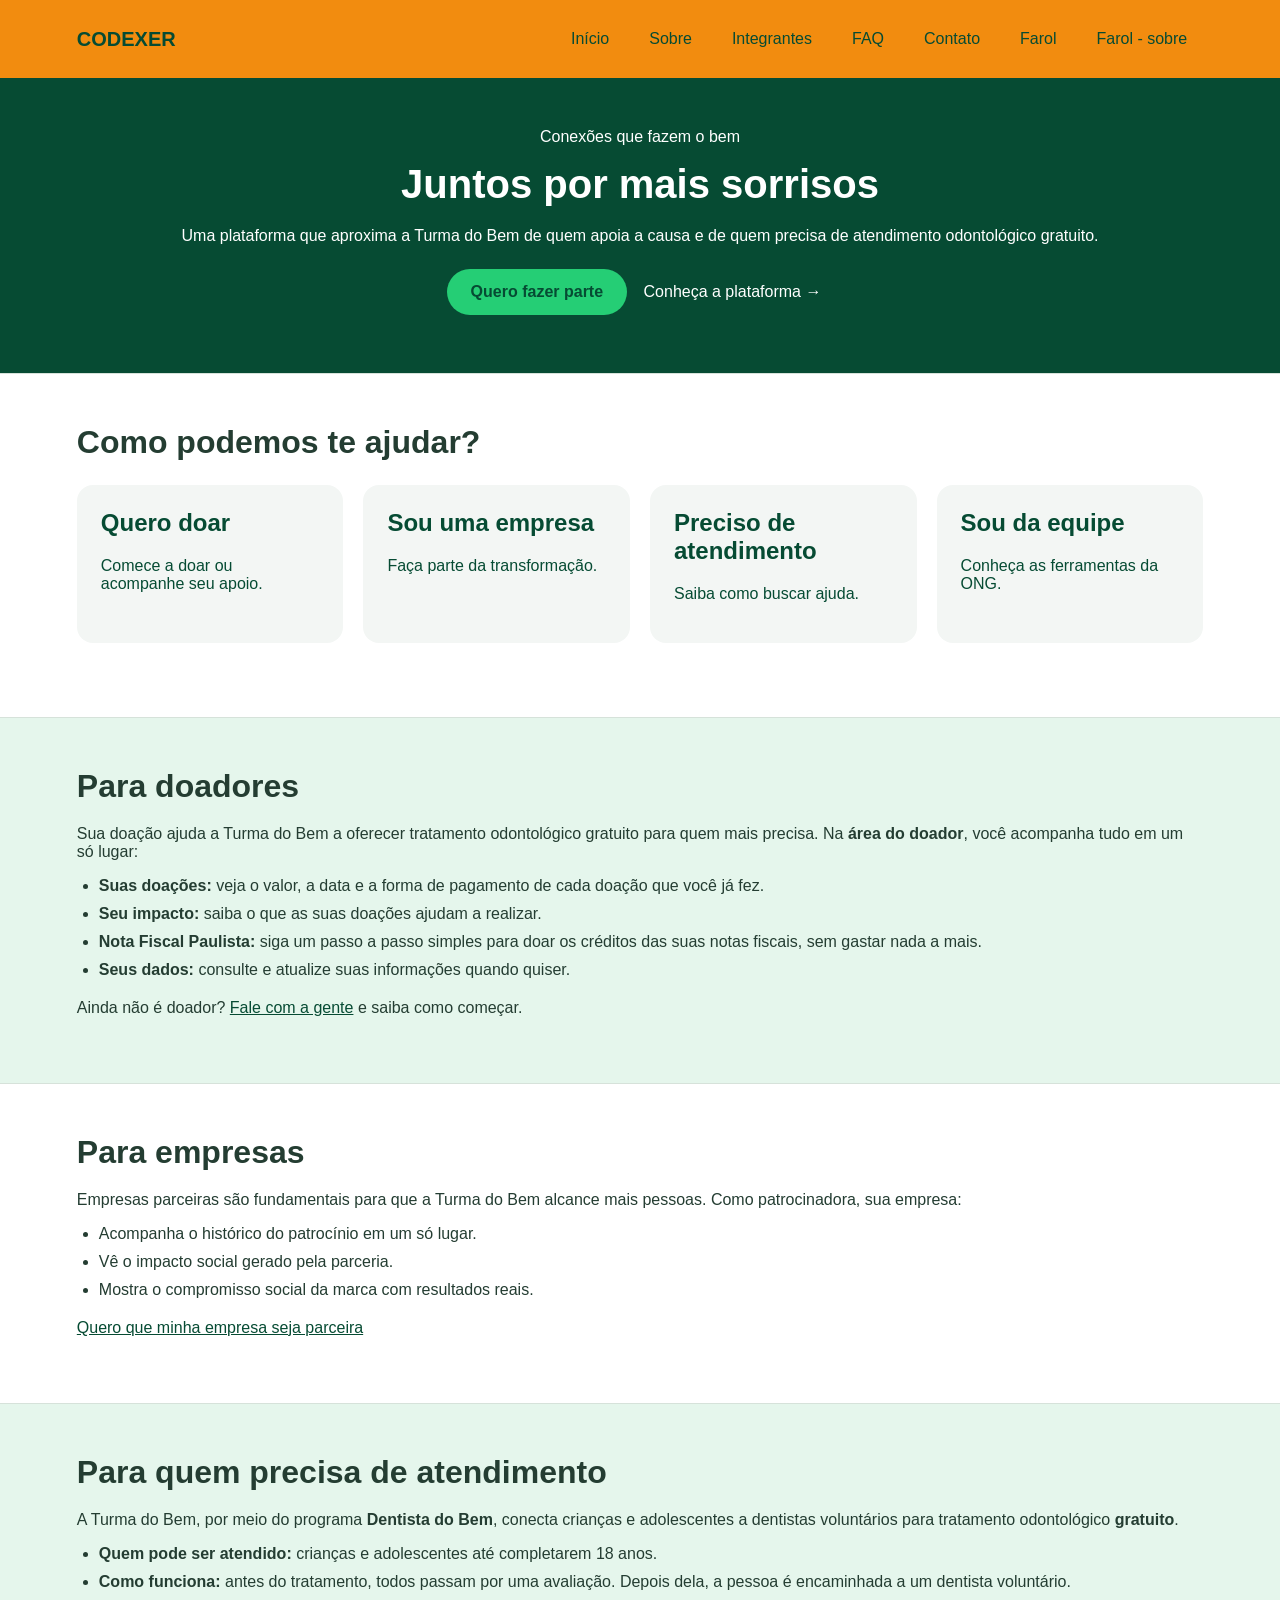
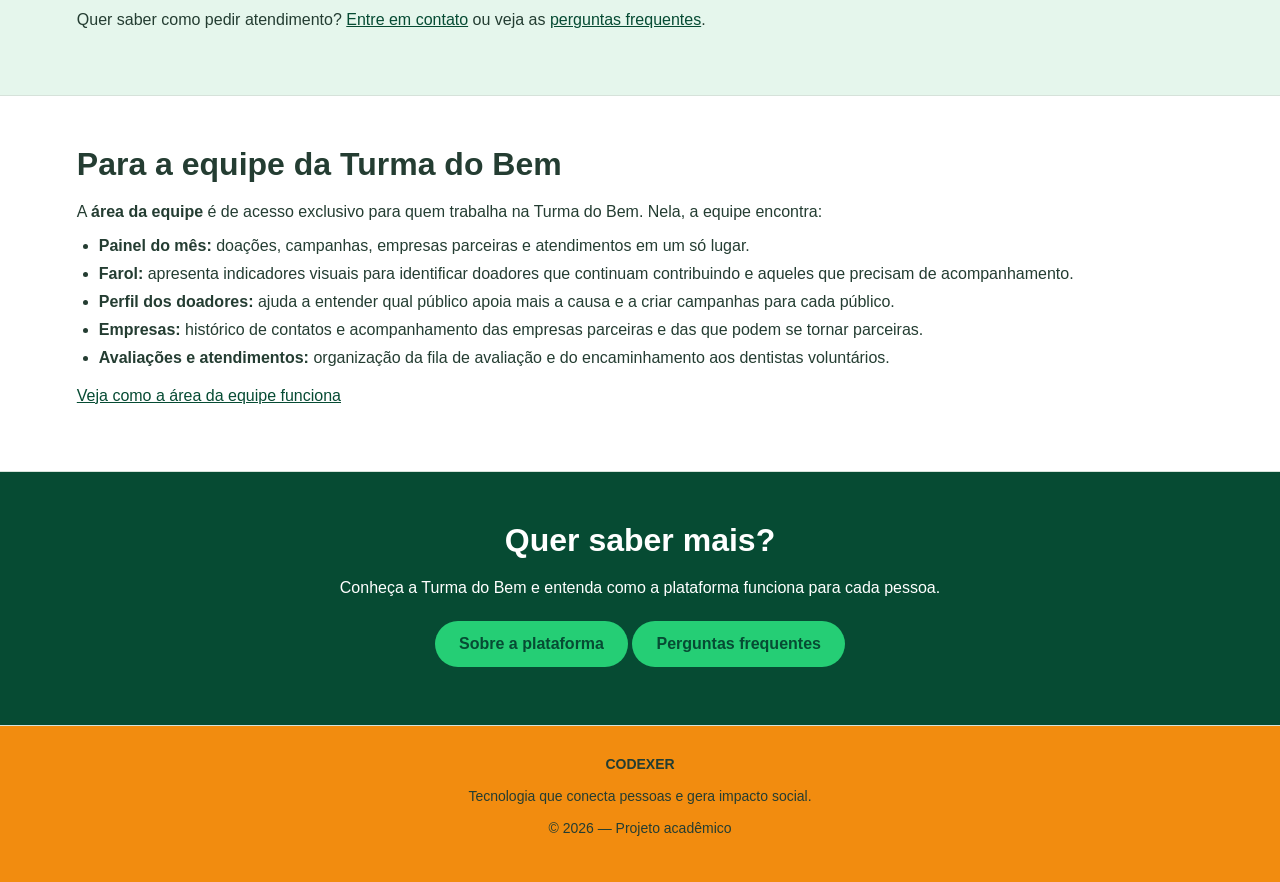
<file: index.html>
<!DOCTYPE html>
<html lang="pt-br">
    <head>
        <meta charset="UTF-8">
        <meta name="viewport" content="width=device-width, initial-scale=1.0">
        <link rel="stylesheet" href="css/style.css">
        <title>Início | CODEXER</title>
    </head>
    <body>
        <header>
            <a class="marca" href="index.html">CODEXER</a>
            <nav>
                <ul>
                    <!--Links de navegação para todas as páginas do projeto-->
                    <li><a href="index.html">Início</a></li>
                    <li><a href="sobre.html">Sobre</a></li>
                    <li><a href="integrantes.html">Integrantes</a></li>
                    <li><a href="faq.html">FAQ</a></li>
                    <li><a href="contato.html">Contato</a></li>
                    <li><a href="farol.html">Farol</a></li>
                    <li><a href="funcionamento-farol.html">Farol - sobre</a></li>
                </ul>
            </nav>
        </header>
        <main>
            <!-- Apresentação inicial da empresa, com botões que direcionam para a página de contato
                 e a página que explica sobre a empresa -->
            <section class="container">
                <p>Conexões que fazem o bem</p>
                <h1>Juntos por mais sorrisos</h1>
                <p>Uma plataforma que aproxima a Turma do Bem de quem apoia a causa e de quem precisa de atendimento odontológico gratuito.</p>
                <a class="botao" href="contato.html">Quero fazer parte</a>
                <a class="link-sobre" href="sobre.html">Conheça a plataforma →</a>
            </section>

            <!--Links para todos os públicos que utilizam a plataforma, separados em listas não ordenadas
                para dividir em blocos-->
            <section>
                <h2>Como podemos te ajudar?</h2>
                <ul class="blocos">
                    <li>
                        <a href="#doadores">
                            <h3>Quero doar</h3>
                            <p>Comece a doar ou acompanhe seu apoio.</p>
                        </a>
                    </li>
                    <li>
                        <a href="#empresas">
                            <h3>Sou uma empresa</h3>
                            <p>Faça parte da transformação.</p>
                        </a>
                    </li>
                    <li>
                        <a href="#beneficiarios">
                            <h3>Preciso de atendimento</h3>
                            <p>Saiba como buscar ajuda.</p>
                        </a>
                    </li>
                    <li>
                        <a href="#equipe">
                            <h3>Sou da equipe</h3>
                            <p>Conheça as ferramentas da ONG.</p>
                        </a>
                    </li>
                </ul>
            </section>

            <!-- Seção para doadores, com explicação de tudo que eles podem acompanhar pela plataforma
                 e link de direcionamento para quem ainda não doa -->
            <section class="fundo" id="doadores">
                <h2>Para doadores</h2>
                <p>Sua doação ajuda a Turma do Bem a oferecer tratamento odontológico gratuito para quem mais precisa. Na <strong>área do doador</strong>, você acompanha tudo em um só lugar:</p>
                <ul>
                    <li><strong>Suas doações:</strong> veja o valor, a data e a forma de pagamento de cada doação que você já fez.</li>
                    <li><strong>Seu impacto:</strong> saiba o que as suas doações ajudam a realizar.</li>
                    <li><strong>Nota Fiscal Paulista:</strong> siga um passo a passo simples para doar os créditos das suas notas fiscais, sem gastar nada a mais.</li>
                    <li><strong>Seus dados:</strong> consulte e atualize suas informações quando quiser.</li>
                </ul>
                <p>Ainda não é doador? <a href="contato.html">Fale com a gente</a> e saiba como começar.</p>
            </section>

            <!-- Seção para empresas parceiras acompanharem históricos de doação e link para
                 empresas que ainda não tem parceria-->
            <section id="empresas">
                <h2>Para empresas</h2>
                <p>Empresas parceiras são fundamentais para que a Turma do Bem alcance mais pessoas. Como patrocinadora, sua empresa:</p>
                <ul>
                    <li>Acompanha o histórico do patrocínio em um só lugar.</li>
                    <li>Vê o impacto social gerado pela parceria.</li>
                    <li>Mostra o compromisso social da marca com resultados reais.</li>
                </ul>
                <p><a href="contato.html">Quero que minha empresa seja parceira</a></p>
            </section>

            <!-- Seção para beneficiários com explicação das regras de atendimento-->
            <section class="fundo" id="beneficiarios">
                <h2>Para quem precisa de atendimento</h2>
                <p>A Turma do Bem, por meio do programa <strong>Dentista do Bem</strong>, conecta crianças e adolescentes a dentistas voluntários para tratamento odontológico <strong>gratuito</strong>.</p>
                <ul>
                    <li><strong>Quem pode ser atendido:</strong> crianças e adolescentes até completarem 18 anos.</li>
                    <li><strong>Como funciona:</strong> antes do tratamento, todos passam por uma avaliação. Depois dela, a pessoa é encaminhada a um dentista voluntário.</li>
                </ul>
                <p>Quer saber como pedir atendimento? <a href="contato.html">Entre em contato</a> ou veja as <a href="faq.html#faq-beneficiarios">perguntas frequentes</a>.</p>
            </section>

            <!-- Seção restrita para a equipe da ong, para que acompanhem o status de cada doador,
                 métricas de doações e tenham visibilidade de quem são os parceiros-->
            <section id="equipe">
                <h2>Para a equipe da Turma do Bem</h2>
                <p>A <strong>área da equipe</strong> é de acesso exclusivo para quem trabalha na Turma do Bem. Nela, a equipe encontra:</p>
                <ul>
                    <li><strong>Painel do mês:</strong> doações, campanhas, empresas parceiras e atendimentos em um só lugar.</li>
                    <li><strong>Farol:</strong> apresenta indicadores visuais para identificar doadores que continuam contribuindo e aqueles que precisam de acompanhamento.</li>
                    <li><strong>Perfil dos doadores:</strong> ajuda a entender qual público apoia mais a causa e a criar campanhas para cada público.</li>
                    <li><strong>Empresas:</strong> histórico de contatos e acompanhamento das empresas parceiras e das que podem se tornar parceiras.</li>
                    <li><strong>Avaliações e atendimentos:</strong> organização da fila de avaliação e do encaminhamento aos dentistas voluntários.</li>
                </ul>
                <p><a href="sobre.html#como-funciona-equipe">Veja como a área da equipe funciona</a></p>
            </section>

            <!-- Links com informações do projeto para esclarecer duvidas dos usuários, link de
                 página de faq com as perguntas frequentes e página sobre com explicação dos projetos-->
            <section class="container">
                <h2>Quer saber mais?</h2>
                <p>Conheça a Turma do Bem e entenda como a plataforma funciona para cada pessoa.</p>
                <a class="botao" href="sobre.html">Sobre a plataforma</a>
                <a class="botao" href="faq.html">Perguntas frequentes</a>
            </section>
        </main>

        <footer>
            <!-- Footer utilizado em todas as páginas-->
            <p><strong>CODEXER</strong></p>
            <p>Tecnologia que conecta pessoas e gera impacto social.</p>
            <p>© 2026 — Projeto acadêmico</p>
        </footer>
    </body>
</html>
</file>
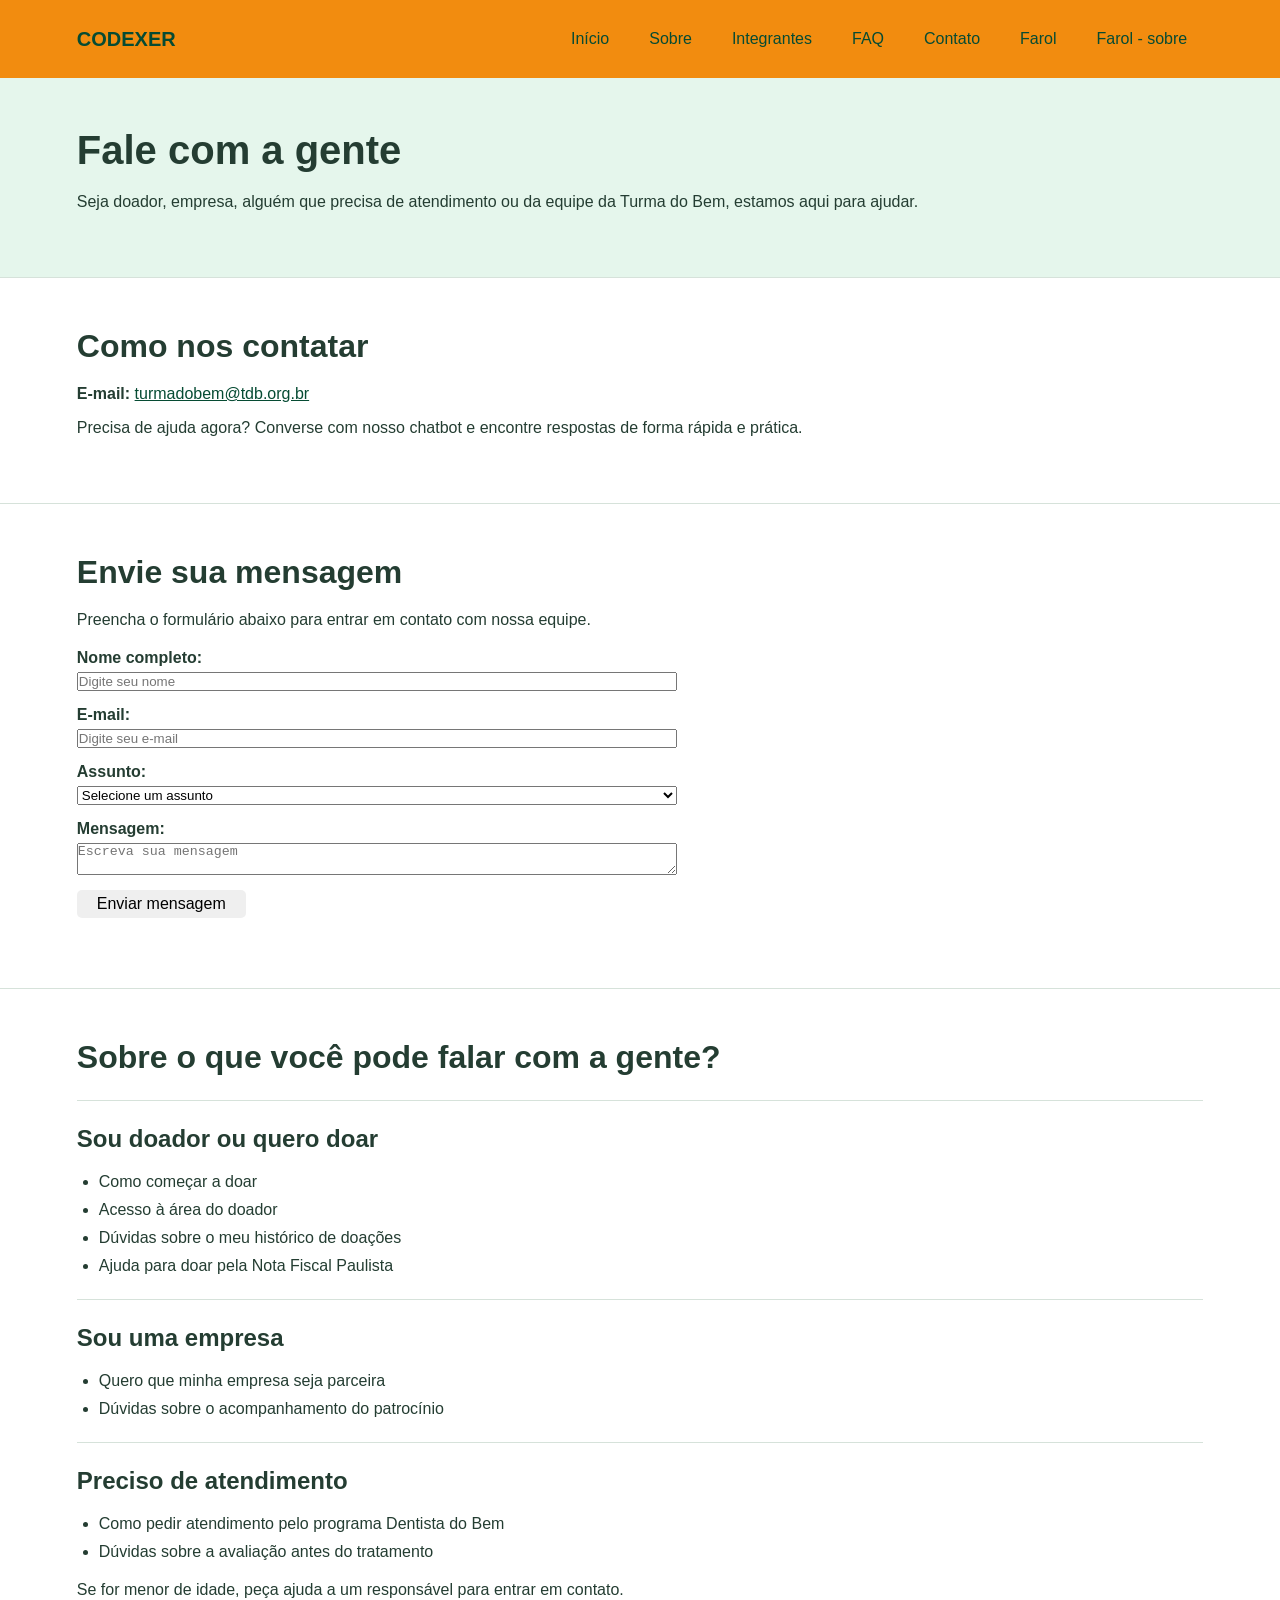
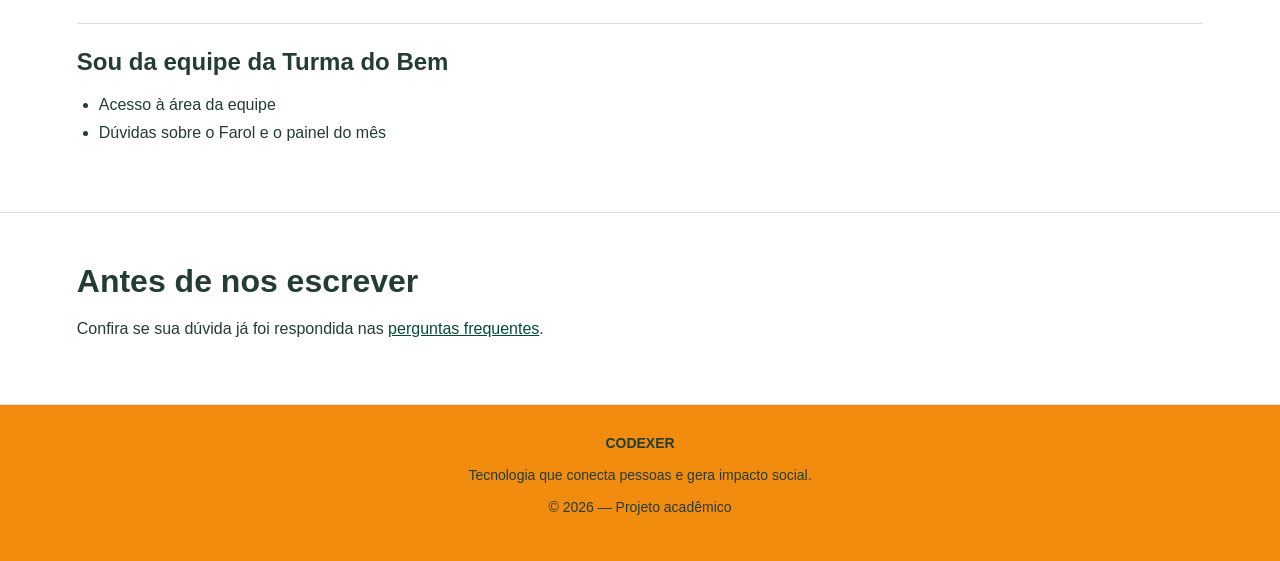
<file: contato.html>
<!DOCTYPE html>
<html lang="pt-br">
    <head>
        <meta charset="UTF-8">
        <meta name="viewport" content="width=device-width, initial-scale=1.0">
        <link rel="stylesheet" href="css/style.css">
        <title>Contato | CODEXER</title>
    </head>
    <body>
        <header>
            <a class="marca" href="index.html">CODEXER</a>
            <nav>
                <ul>
                    <!--Links de navegação para todas as páginas do projeto-->
                    <li><a href="index.html">Início</a></li>
                    <li><a href="sobre.html">Sobre</a></li>
                    <li><a href="integrantes.html">Integrantes</a></li>
                    <li><a href="faq.html">FAQ</a></li>
                    <li><a href="contato.html">Contato</a></li>
                    <li><a href="farol.html">Farol</a></li>
                    <li><a href="funcionamento-farol.html">Farol - sobre</a></li>
                </ul>
            </nav>
        </header>
        <main>
            <!--Explicação da página, indicando quais públicos podem entrar em contato-->
            <section class="fundo">
                <h1>Fale com a gente</h1>
                <p>Seja doador, empresa, alguém que precisa de atendimento ou da equipe da Turma do Bem, estamos aqui para ajudar.</p>
            </section>

            <section>
                <!--Link de email para que o usuário contatar a turma do bem-->
                <h2>Como nos contatar</h2>
                <p>
                    <strong>E-mail:</strong>
                    <a href="mailto:turmadobem@tdb.org.br">turmadobem@tdb.org.br</a>
                </p>
                <p>Precisa de ajuda agora? Converse com nosso chatbot e encontre respostas de forma rápida e prática.</p>
            </section>

            <section>
                <!-- Formulário para contato -->
                <h2>Envie sua mensagem</h2>
                <p>Preencha o formulário abaixo para entrar em contato com nossa equipe.</p>

                <form class="formulario-contato">
                    <div class="campo">
                        <label for="nome">Nome completo:</label>
                        <input type="text" id="nome" name="nome"
                            placeholder="Digite seu nome" required>
                    </div>

                    <div class="campo">
                        <label for="email">E-mail:</label>
                        <input type="email" id="email" name="email"
                            placeholder="Digite seu e-mail" required>
                    </div>

                    <div class="campo">
                        <label for="assunto">Assunto:</label>
                        <select id="assunto" name="assunto" required>
                            <option value="">Selecione um assunto</option>
                            <option value="doacao">Doações</option>
                            <option value="empresa">Parcerias com empresas</option>
                            <option value="atendimento">Atendimento</option>
                            <option value="farol">Dúvidas sobre o Farol</option>
                            <option value="outros">Outros assuntos</option>
                        </select>
                    </div>

                    <div class="campo">
                        <label for="mensagem">Mensagem:</label>
                        <textarea id="mensagem" name="mensagem"
                                placeholder="Escreva sua mensagem"
                                required></textarea>
                    </div>

                    <button type="submit">Enviar mensagem</button>
                </form>
            </section>

            <section>
                <!-- Explicação de que tipo de assunto cada usuário pode abordar com a empresa-->
                <h2>Sobre o que você pode falar com a gente?</h2>
                <article>
                    <h3>Sou doador ou quero doar</h3>
                    <ul>
                        <li>Como começar a doar</li>
                        <li>Acesso à área do doador</li>
                        <li>Dúvidas sobre o meu histórico de doações</li>
                        <li>Ajuda para doar pela Nota Fiscal Paulista</li>
                    </ul>
                </article>

                <article>
                    <h3>Sou uma empresa</h3>
                    <ul>
                        <li>Quero que minha empresa seja parceira</li>
                        <li>Dúvidas sobre o acompanhamento do patrocínio</li>
                    </ul>
                </article>

                <article>
                    <h3>Preciso de atendimento</h3>
                    <ul>
                        <li>Como pedir atendimento pelo programa Dentista do Bem</li>
                        <li>Dúvidas sobre a avaliação antes do tratamento</li>
                    </ul>
                    <p>Se for menor de idade, peça ajuda a um responsável para entrar em contato.</p>
                </article>

                <article>
                    <h3>Sou da equipe da Turma do Bem</h3>
                    <ul>
                        <li>Acesso à área da equipe</li>
                        <li>Dúvidas sobre o Farol e o painel do mês</li>
                    </ul>
                </article>
            </section>

            <section>
                <!--Indicativo para o usuário verificar a página de faq e ver se a dúvida já surgiu
                    e foi respondida antes-->
                <h2>Antes de nos escrever</h2>
                <p>Confira se sua dúvida já foi respondida nas <a href="faq.html">perguntas frequentes</a>.</p>
            </section>
        </main>

        <footer>
            <p><strong>CODEXER</strong></p>
            <p>Tecnologia que conecta pessoas e gera impacto social.</p>
            <p>© 2026 — Projeto acadêmico</p>
        </footer>
    </body>
</html>
</file>
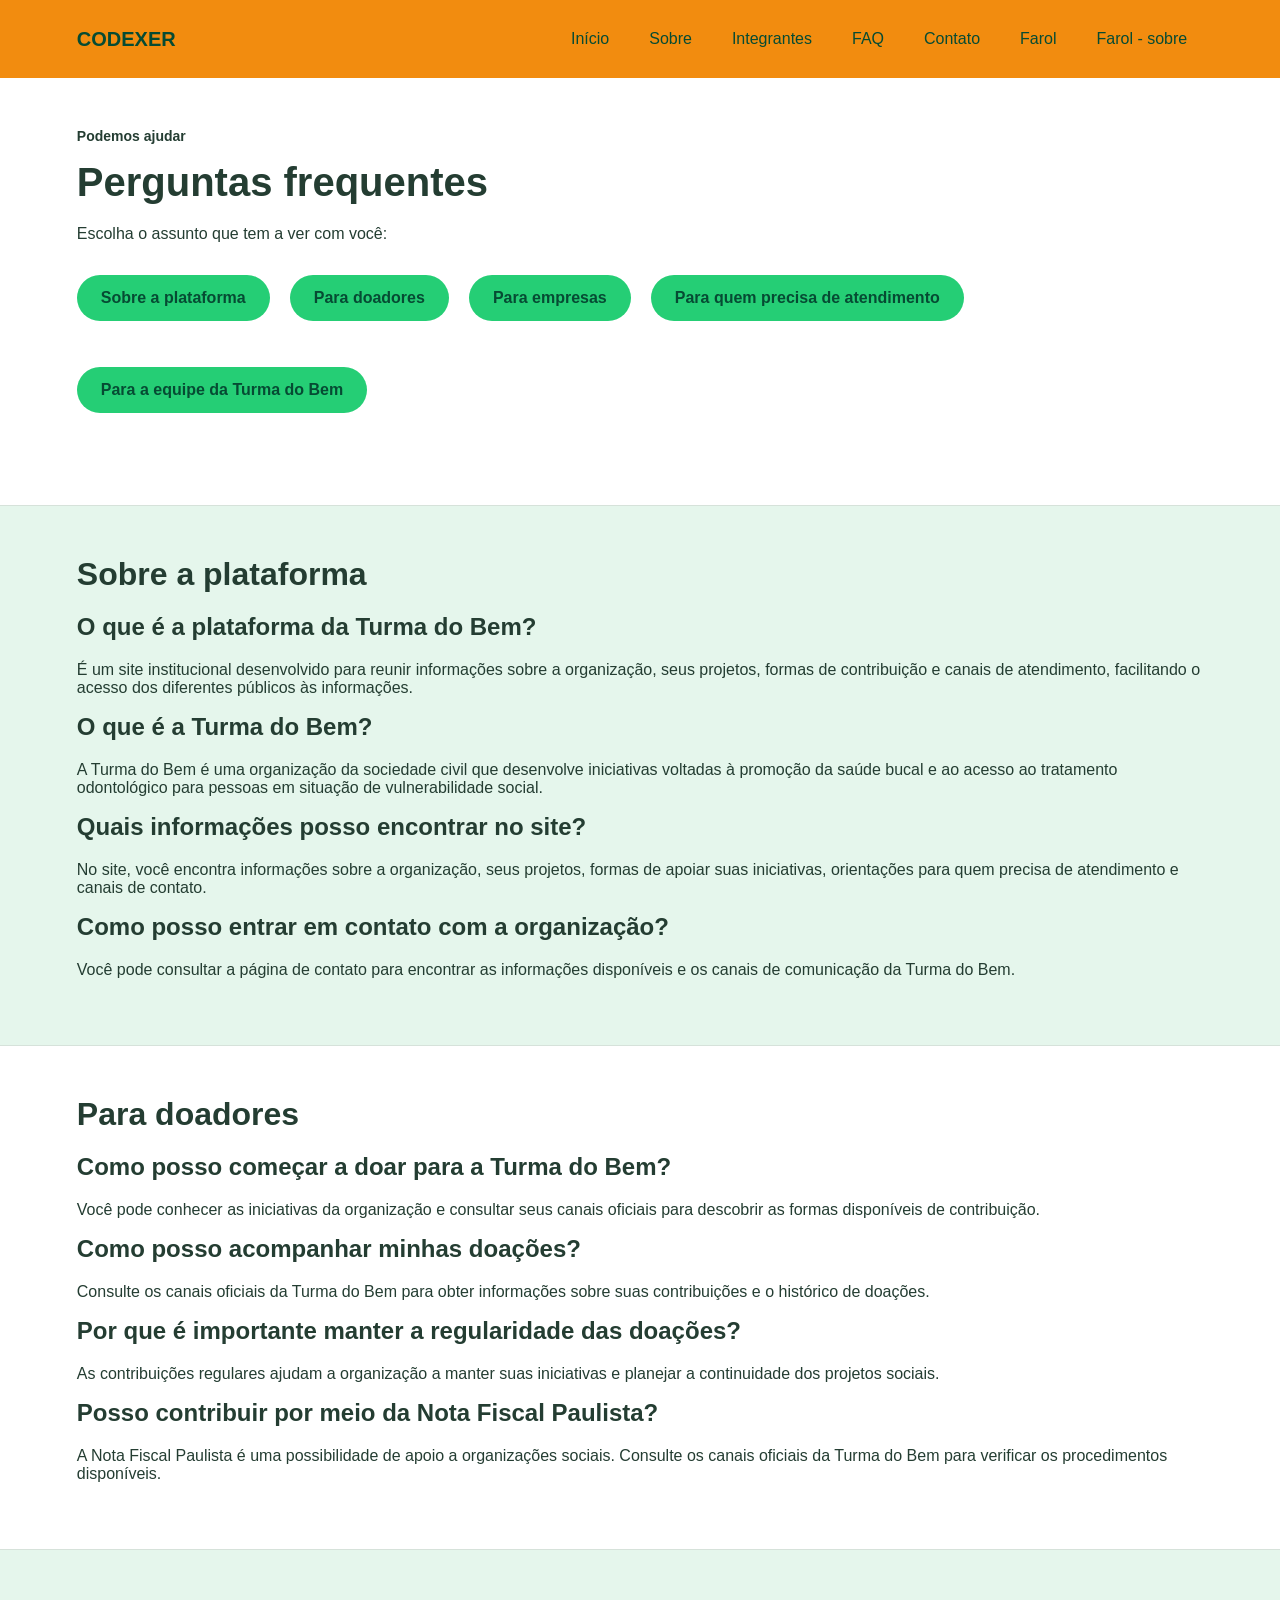
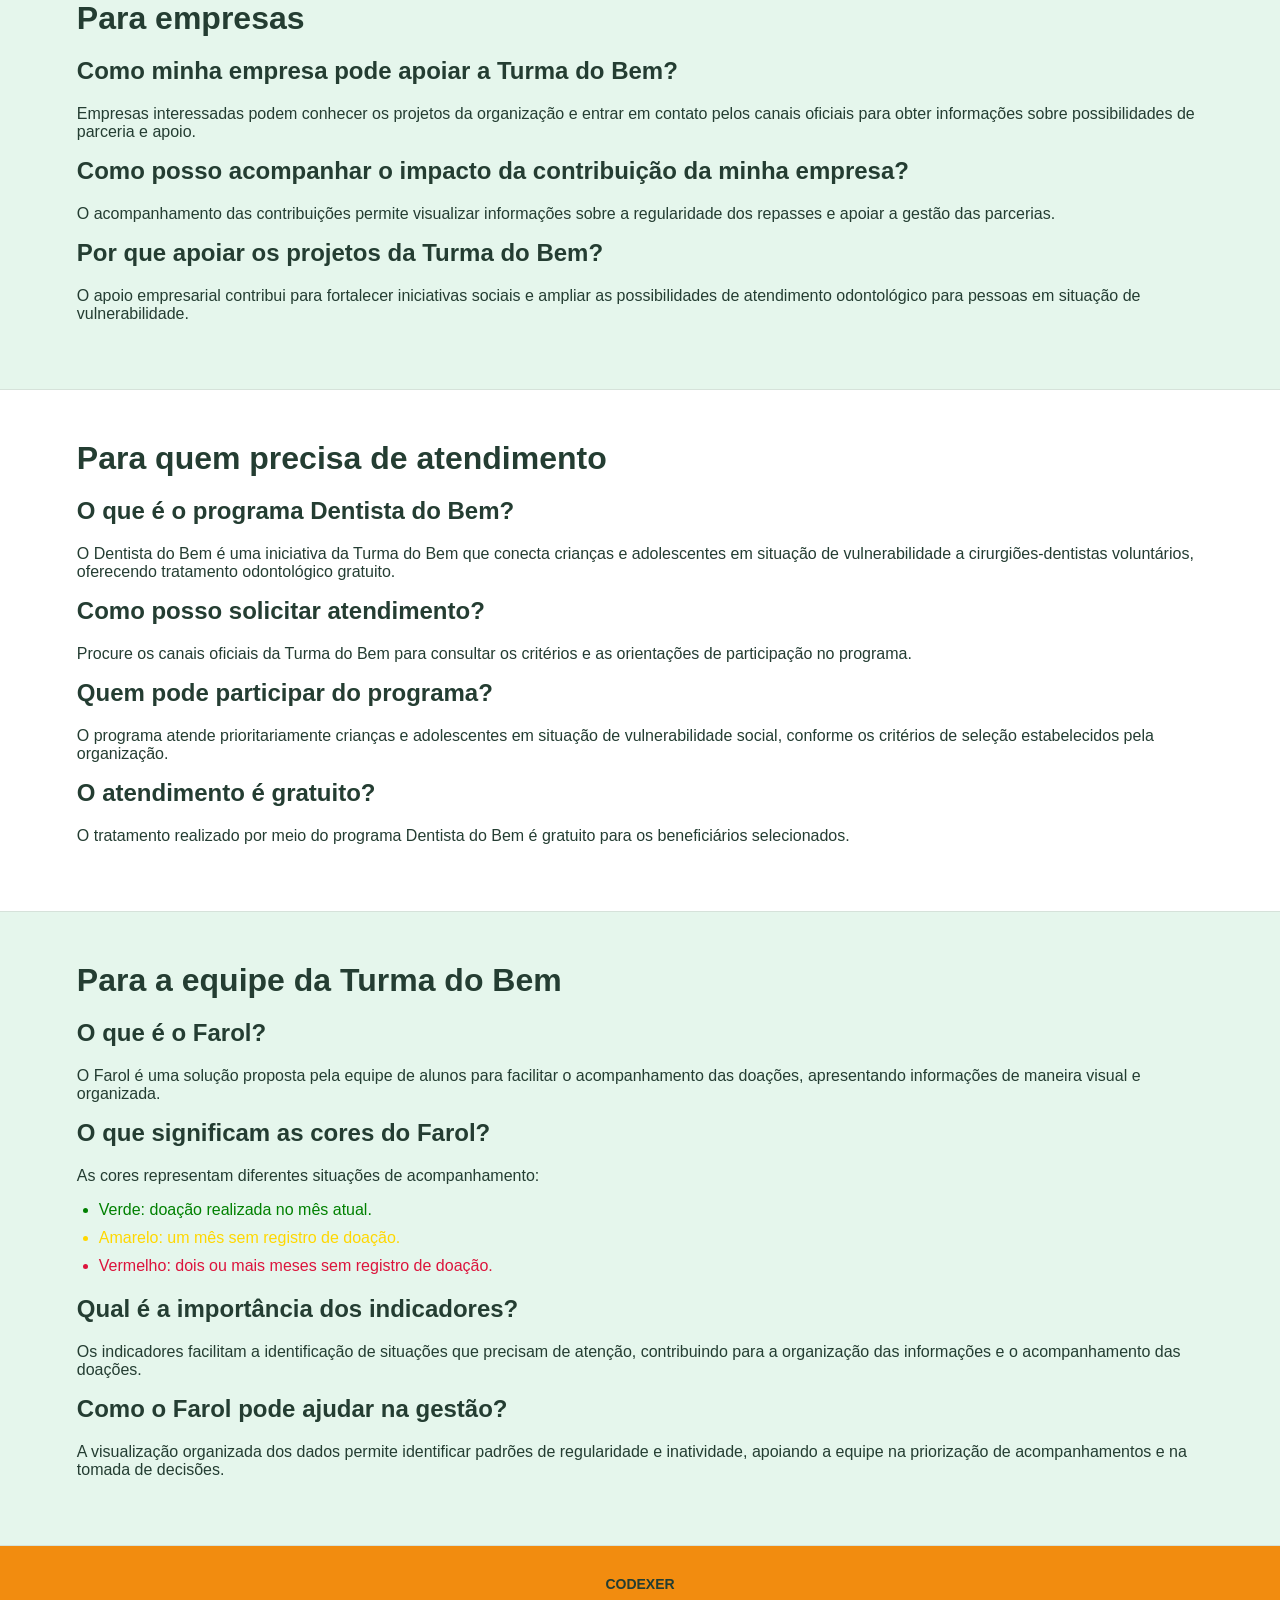
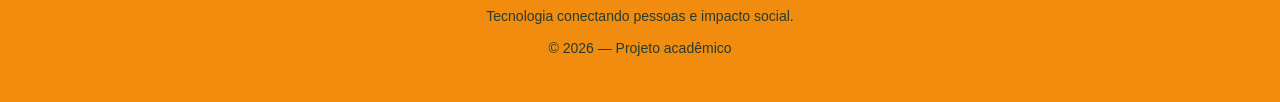
<file: faq.html>
<!DOCTYPE html>
<html lang="pt-br">
    <head>
        <meta charset="UTF-8">
        <meta name="viewport" content="width=device-width, initial-scale=1.0">
        <link rel="stylesheet" href="css/style.css">
        <title>FAQ | CODEXER</title>
    </head>
    <body>
        <header>
            <a class="marca" href="index.html">CODEXER</a>
            <nav>
                <ul>
                    <!--Links de navegação para todas as páginas do projeto-->
                    <li><a href="index.html">Início</a></li>
                    <li><a href="sobre.html">Sobre</a></li>
                    <li><a href="integrantes.html">Integrantes</a></li>
                    <li><a href="faq.html">FAQ</a></li>
                    <li><a href="contato.html">Contato</a></li>
                    <li><a href="farol.html">Farol</a></li>
                    <li><a href="funcionamento-farol.html">Farol - sobre</a></li>
                </ul>
            </nav>
        </header>
        <main>
            <!--Links com perguntas frequentes, divididos por diferentes públicos que utilizam a
                plataforma-->
            <section>
                <p class="citacao">Podemos ajudar</p>
                <h1>Perguntas frequentes</h1>
                <p>Escolha o assunto que tem a ver com você:</p>
                <ul class="atalhos">
                    <li><a class="botao" href="#faq-geral">Sobre a plataforma</a></li>
                    <li><a class="botao" href="#faq-doadores">Para doadores</a></li>
                    <li><a class="botao" href="#faq-empresas">Para empresas</a></li>
                    <li><a class="botao" href="#faq-beneficiarios">Para quem precisa de atendimento</a></li>
                    <li><a class="botao" href="#faq-equipe">Para a equipe da Turma do Bem</a></li>
                </ul>
            </section>

            <section id="faq-geral" class="fundo">
                <h2>Sobre a plataforma</h2>
                <h3>O que é a plataforma da Turma do Bem?</h3>
                <p>É um site institucional desenvolvido para reunir informações sobre a organização, seus projetos, formas de contribuição e canais de atendimento, facilitando o acesso dos diferentes públicos às informações.</p>
                <h3>O que é a Turma do Bem?</h3>
                <p>A Turma do Bem é uma organização da sociedade civil que desenvolve iniciativas voltadas à promoção da saúde bucal e ao acesso ao tratamento odontológico para pessoas em situação de vulnerabilidade social.</p>
                <h3>Quais informações posso encontrar no site?</h3>
                <p>No site, você encontra informações sobre a organização, seus projetos, formas de apoiar suas iniciativas, orientações para quem precisa de atendimento e canais de contato.</p>
                <h3>Como posso entrar em contato com a organização?</h3>
                <p>Você pode consultar a página de contato para encontrar as informações disponíveis e os canais de comunicação da Turma do Bem.</p>
            </section>

            <section id="faq-doadores">
                <h2>Para doadores</h2>
                <h3>Como posso começar a doar para a Turma do Bem?</h3>
                <p>Você pode conhecer as iniciativas da organização e consultar seus canais oficiais para descobrir as formas disponíveis de contribuição.</p>
                <h3>Como posso acompanhar minhas doações?</h3>
                <p>Consulte os canais oficiais da Turma do Bem para obter informações sobre suas contribuições e o histórico de doações.</p>
                <h3>Por que é importante manter a regularidade das doações?</h3>
                <p>As contribuições regulares ajudam a organização a manter suas iniciativas e planejar a continuidade dos projetos sociais.</p>
                <h3>Posso contribuir por meio da Nota Fiscal Paulista?</h3>
                <p>A Nota Fiscal Paulista é uma possibilidade de apoio a organizações sociais. Consulte os canais oficiais da Turma do Bem para verificar os procedimentos disponíveis.</p>
            </section>

            <section id="faq-empresas" class="fundo">
                <h2>Para empresas</h2>
                <h3>Como minha empresa pode apoiar a Turma do Bem?</h3>
                <p>Empresas interessadas podem conhecer os projetos da organização e entrar em contato pelos canais oficiais para obter informações sobre possibilidades de parceria e apoio.</p>
                <h3>Como posso acompanhar o impacto da contribuição da minha empresa?</h3>
                <p>O acompanhamento das contribuições permite visualizar informações sobre a regularidade dos repasses e apoiar a gestão das parcerias.</p>
                <h3>Por que apoiar os projetos da Turma do Bem?</h3>
                <p>O apoio empresarial contribui para fortalecer iniciativas sociais e ampliar as possibilidades de atendimento odontológico para pessoas em situação de vulnerabilidade.</p>
            </section>

            <section id="faq-beneficiarios">
                <h2>Para quem precisa de atendimento</h2>
                <h3>O que é o programa Dentista do Bem?</h3>
                <p>O Dentista do Bem é uma iniciativa da Turma do Bem que conecta crianças e adolescentes em situação de vulnerabilidade a cirurgiões-dentistas voluntários, oferecendo tratamento odontológico gratuito.</p>
                <h3>Como posso solicitar atendimento?</h3>
                <p>Procure os canais oficiais da Turma do Bem para consultar os critérios e as orientações de participação no programa.</p>
                <h3>Quem pode participar do programa?</h3>
                <p>O programa atende prioritariamente crianças e adolescentes em situação de vulnerabilidade social, conforme os critérios de seleção estabelecidos pela organização.</p>
                <h3>O atendimento é gratuito?</h3>
                <p>O tratamento realizado por meio do programa Dentista do Bem é gratuito para os beneficiários selecionados.</p>
            </section>

            <section id="faq-equipe" class="fundo">
                <h2>Para a equipe da Turma do Bem</h2>
                <h3>O que é o Farol?</h3>
                <p>O Farol é uma solução proposta pela equipe de alunos para facilitar o acompanhamento das doações, apresentando informações de maneira visual e organizada.</p>
                <h3>O que significam as cores do Farol?</h3>
                <p>As cores representam diferentes situações de acompanhamento:</p>
                <ul>
                    <li class="verde">Verde: doação realizada no mês atual.</li>
                    <li class="amarelo">Amarelo: um mês sem registro de doação.</li>
                    <li class="vermelho">Vermelho: dois ou mais meses sem registro de doação.</li>
                </ul>
                <h3>Qual é a importância dos indicadores?</h3>
                <p>Os indicadores facilitam a identificação de situações que precisam de atenção, contribuindo para a organização das informações e o acompanhamento das doações.</p>
                <h3>Como o Farol pode ajudar na gestão?</h3>
                <p>A visualização organizada dos dados permite identificar padrões de regularidade e inatividade, apoiando a equipe na priorização de acompanhamentos e na tomada de decisões.</p>
            </section>
        </main>

        <footer>
            <p><strong>CODEXER</strong></p>
            <p>Tecnologia conectando pessoas e impacto social.</p>
            <p>© 2026 — Projeto acadêmico</p>
        </footer>
    </body>
</html>
</file>
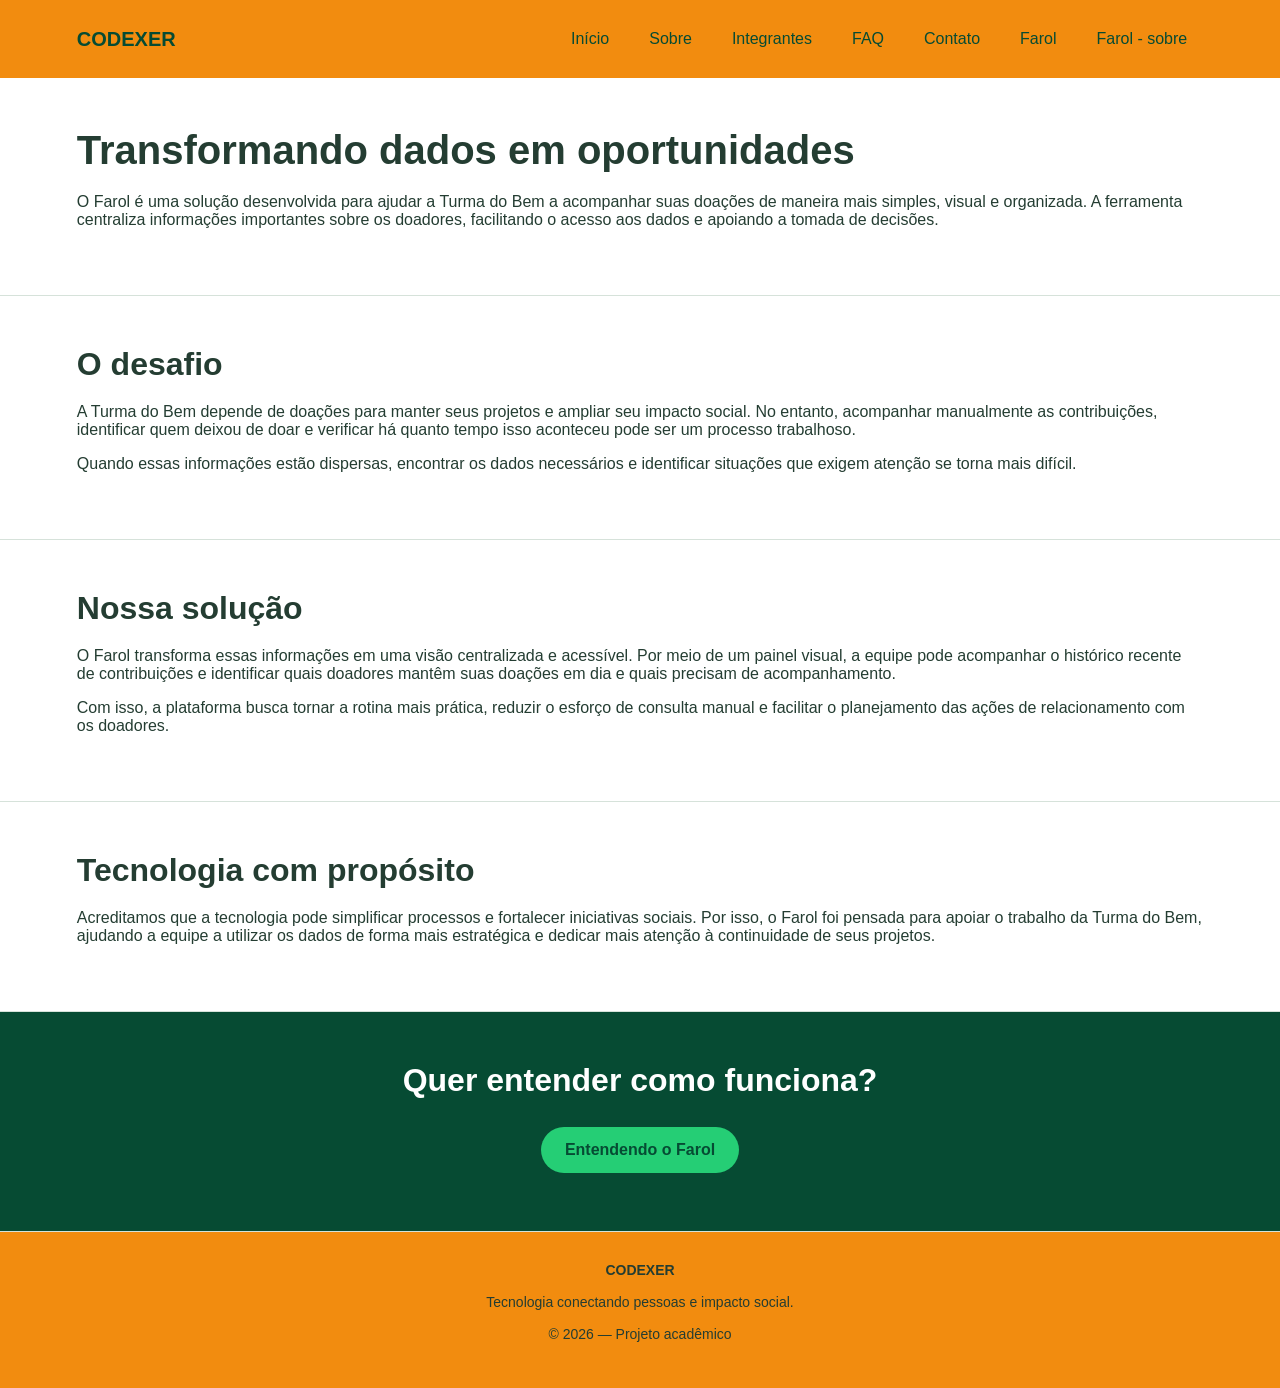
<file: farol.html>
<!DOCTYPE html>
<html lang="pt-br">
    <head>
        <meta charset="UTF-8">
        <meta name="viewport" content="width=device-width, initial-scale=1.0">
        <link rel="stylesheet" href="css/style.css">
        <title>Farol | CODEXER</title>
    </head>
    <body>
        <header>
            <a class="marca" href="index.html">CODEXER</a>
            <nav>
                <ul>
                    <!--Links de navegação para todas as páginas do projeto-->
                    <li><a href="index.html">Início</a></li>
                    <li><a href="sobre.html">Sobre</a></li>
                    <li><a href="integrantes.html">Integrantes</a></li>
                    <li><a href="faq.html">FAQ</a></li>
                    <li><a href="contato.html">Contato</a></li>
                    <li><a href="farol.html">Farol</a></li>
                    <li><a href="funcionamento-farol.html">Farol - sobre</a></li>
                </ul>
            </nav>
        </header>
        <main>
            <!-- Explicação do que é o Farol-->
            <section>
                <h1>Transformando dados em oportunidades</h1>
                <p>O Farol é uma solução desenvolvida para ajudar a Turma do Bem a acompanhar suas doações de maneira mais simples, visual e organizada. A ferramenta centraliza informações importantes sobre os doadores, facilitando o acesso aos dados e apoiando a tomada de decisões.</p>
            </section>

            <!-- Explicação do problema que a Turma do Bem enfrenta-->
            <section>
                <h2>O desafio</h2>
                <p>A Turma do Bem depende de doações para manter seus projetos e ampliar seu impacto social. No entanto, acompanhar manualmente as contribuições, identificar quem deixou de doar e verificar há quanto tempo isso aconteceu pode ser um processo trabalhoso.</p>
                <p>Quando essas informações estão dispersas, encontrar os dados necessários e identificar situações que exigem atenção se torna mais difícil.</p>
            </section>

            <!-- Explicação do que solucionamos com o projeto-->
            <section>
                <h2>Nossa solução</h2>
                <p>O Farol transforma essas informações em uma visão centralizada e acessível. Por meio de um painel visual, a equipe pode acompanhar o histórico recente de contribuições e identificar quais doadores mantêm suas doações em dia e quais precisam de acompanhamento.</p>
                <p>Com isso, a plataforma busca tornar a rotina mais prática, reduzir o esforço de consulta manual e facilitar o planejamento das ações de relacionamento com os doadores.</p>
            </section>

             <section>
                <h2>Tecnologia com propósito</h2>
                <p>Acreditamos que a tecnologia pode simplificar processos e fortalecer iniciativas sociais. Por isso, o Farol foi pensada para apoiar o trabalho da Turma do Bem, ajudando a equipe a utilizar os dados de forma mais estratégica e dedicar mais atenção à continuidade de seus projetos.</p>
            </section>

            <!-- Link para que o usuário acesse a página de explicação do farol -->
            <section class="container">
                <h2>Quer entender como funciona?</h2>
                <a class="botao" href="funcionamento-farol.html">Entendendo o Farol</a>
            </section>
        </main>

        <!-- Rodapé, igual em todas as páginas -->
        <footer>
            <p><strong>CODEXER</strong></p>
            <p>Tecnologia conectando pessoas e impacto social.</p>
            <p>© 2026 — Projeto acadêmico</p>
        </footer>
    </body>
</html>
</file>
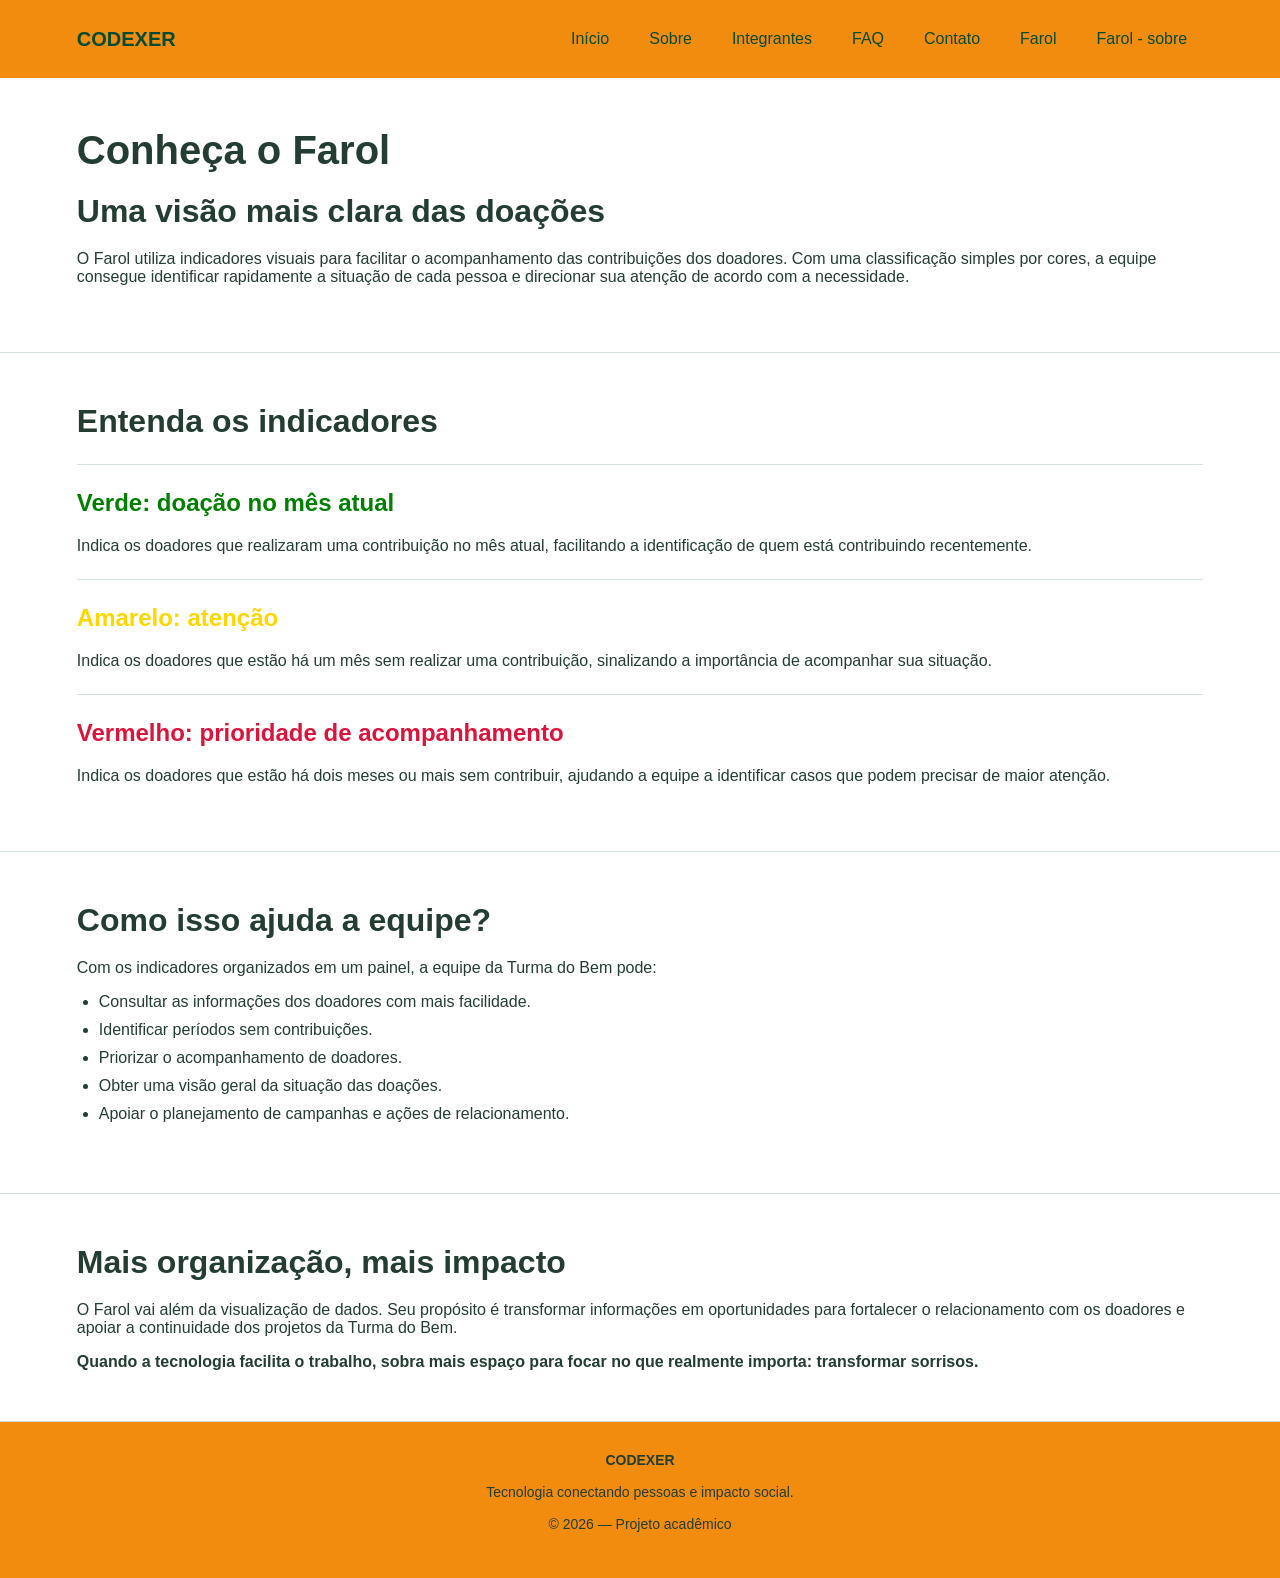
<file: funcionamento-farol.html>
<!DOCTYPE html>
<html lang="pt-br">
    <head>
        <meta charset="UTF-8">
        <meta name="viewport" content="width=device-width, initial-scale=1.0">
        <link rel="stylesheet" href="css/style.css">
        <title>Farol - Como funciona | CODEXER</title>
    </head>
    <body>
        <header>
            <a class="marca" href="index.html">CODEXER</a>
            <nav>
                <ul>
                    <!--Links de navegação para todas as páginas do projeto-->
                    <li><a href="index.html">Início</a></li>
                    <li><a href="sobre.html">Sobre</a></li>
                    <li><a href="integrantes.html">Integrantes</a></li>
                    <li><a href="faq.html">FAQ</a></li>
                    <li><a href="contato.html">Contato</a></li>
                    <li><a href="farol.html">Farol</a></li>
                    <li><a href="funcionamento-farol.html">Farol - sobre</a></li>
                </ul>
            </nav>
        </header>
        <main>
            <!-- Apresentando o farol-->
            <section>
                <h1>Conheça o Farol</h1>
                <h2>Uma visão mais clara das doações</h2>
                <p>O Farol utiliza indicadores visuais para facilitar o acompanhamento das contribuições dos doadores. Com uma classificação simples por cores, a equipe consegue identificar rapidamente a situação de cada pessoa e direcionar sua atenção de acordo com a necessidade.</p>
            </section>

            <!-- Explicando o que cada indicador do farol diz-->
            <section>
                <h2>Entenda os indicadores</h2>
                <article>
                    <h3 class="verde">Verde: doação no mês atual</h3>
                    <p>Indica os doadores que realizaram uma contribuição no mês atual, facilitando a identificação de quem está contribuindo recentemente.</p>
                </article>
                <article>
                    <h3 class="amarelo">Amarelo: atenção</h3>
                    <p>Indica os doadores que estão há um mês sem realizar uma contribuição, sinalizando a importância de acompanhar sua situação.</p>
                </article>
                <article>
                    <h3 class="vermelho">Vermelho: prioridade de acompanhamento</h3>
                    <p>Indica os doadores que estão há dois meses ou mais sem contribuir, ajudando a equipe a identificar casos que podem precisar de maior atenção.</p>
                </article>
            </section>

            <!--Explicando o impacto do farol-->
            <section>
                <h2>Como isso ajuda a equipe?</h2>
                <p>Com os indicadores organizados em um painel, a equipe da Turma do Bem pode:</p>
                <ul>
                    <li>Consultar as informações dos doadores com mais facilidade.</li>
                    <li>Identificar períodos sem contribuições.</li>
                    <li>Priorizar o acompanhamento de doadores.</li>
                    <li>Obter uma visão geral da situação das doações.</li>
                    <li>Apoiar o planejamento de campanhas e ações de relacionamento.</li>
                </ul>
            </section>

            <section>
                <h2>Mais organização, mais impacto</h2>
                <p>O Farol vai além da visualização de dados. Seu propósito é transformar informações em oportunidades para fortalecer o relacionamento com os doadores e apoiar a continuidade dos projetos da Turma do Bem.</p>
                <strong>Quando a tecnologia facilita o trabalho, sobra mais espaço para focar no que realmente importa: transformar sorrisos.</strong>
            </section>
        </main>

        <!-- Rodapé, igual em todas as páginas -->
        <footer>
            <p><strong>CODEXER</strong></p>
            <p>Tecnologia conectando pessoas e impacto social.</p>
            <p>© 2026 — Projeto acadêmico</p>
        </footer>
    </body>
</html>
</file>
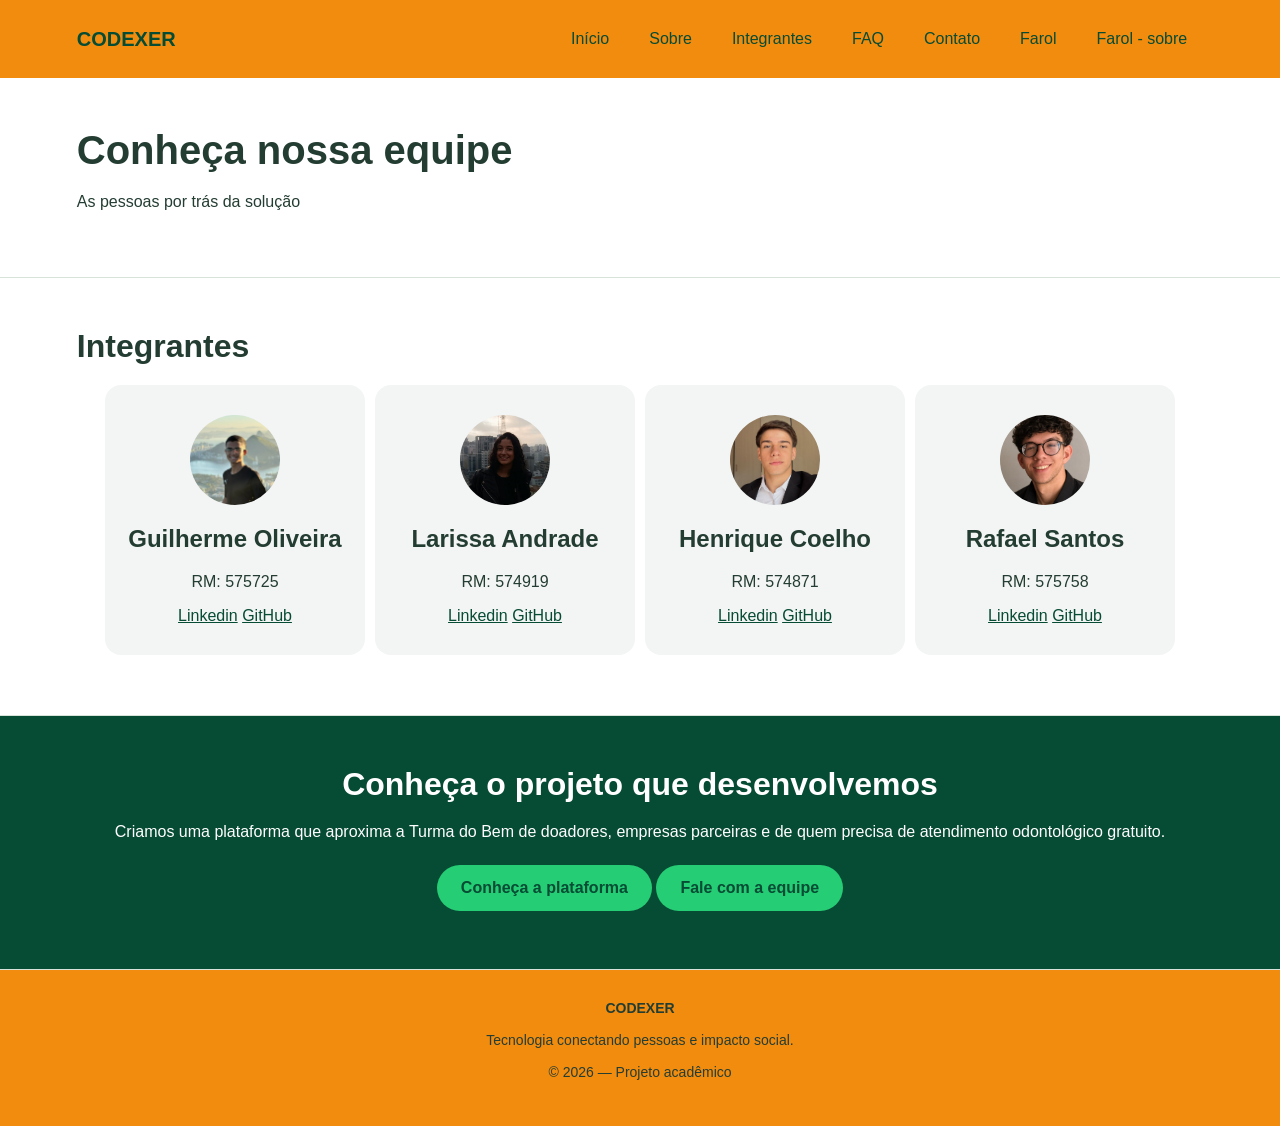
<file: integrantes.html>
<!DOCTYPE html>
<html lang="pt-br">
    <head>
        <meta charset="UTF-8">
        <meta name="viewport" content="width=device-width, initial-scale=1.0">
        <link rel="stylesheet" href="css/style.css">
        <title>Integrantes | CODEXER</title>
    </head>
    <body>
        <header>
            <a class="marca" href="index.html">CODEXER</a>
            <nav>
                <ul>
                    <!--Links de navegação para todas as páginas do projeto-->
                    <li><a href="index.html">Início</a></li>
                    <li><a href="sobre.html">Sobre</a></li>
                    <li><a href="integrantes.html">Integrantes</a></li>
                    <li><a href="faq.html">FAQ</a></li>
                    <li><a href="contato.html">Contato</a></li>
                    <li><a href="farol.html">Farol</a></li>
                    <li><a href="funcionamento-farol.html">Farol - sobre</a></li>
                </ul>
            </nav>
        </header>
        <main>
            <!-- Mensagem de explicação da página, apresentando o grupo de alunos -->
            <section class="apresentacao">
                <h1>Conheça nossa equipe</h1>
                <p>As pessoas por trás da solução</p>
            </section>

            <section>
                <h2>Integrantes</h2>
                <ul class="bloco-integrante">
                    <!-- Informações de cada integrante do grupo, com links de Github e Linkedin-->
                    <li>
                        <img class="integrante" src="imagens/guilherme.jpeg" alt="Guilherme Oliveira">
                        <h3>Guilherme Oliveira</h3>
                        <p>RM: 575725</p>
                        <div class="links">
                            <a class="link-perfil" href="https://www.linkedin.com/in/guilherme-oliveira-gomes-4b0735394/">Linkedin</a>
                            <a href="https://github.com/guioliveirag">GitHub</a>
                        </div>
                    </li>
                    <li>
                        <img class="integrante" src="imagens/larissa.jpeg" alt="Larissa Andrade">
                        <h3>Larissa Andrade</h3>
                        <p>RM: 574919</p>
                        <a class="link-perfil" href="https://www.linkedin.com/in/larissaandradesant/?isSelfProfile=true">Linkedin</a>
                        <a href="https://github.com/larissa-andrade-santos">GitHub</a>
                    </li>
                    <li>
                        <img class="integrante" src="imagens/henrique.jpeg" alt="Henrique Coelho">
                        <h3>Henrique Coelho</h3>
                        <p>RM: 574871</p>
                        <a class="link-perfil" href="https://www.linkedin.com/in/henrique-fernandes-coelho-824665344/">Linkedin</a>
                        <a href="https://github.com/henrique-fernandes-coelho1">GitHub</a>
                    </li>
                    <li>
                        <img class="integrante" src="imagens/rafael.jpeg" alt="Rafael Santos">
                        <h3>Rafael Santos</h3>
                        <p>RM: 575758</p>
                        <a class="link-perfil" href="https://www.linkedin.com/in/rafaelosantosdev/">Linkedin</a>
                        <a href="https://github.com/rafaosfiap">GitHub</a>
                    </li>
                </ul>
            </section>

            <section class="container">
                <!--Link para páginas que explicam a funcionalidade do projeto que os alunos desenvolveram-->
                <h2>Conheça o projeto que desenvolvemos</h2>
                <p>Criamos uma plataforma que aproxima a Turma do Bem de doadores, empresas parceiras e de quem precisa de atendimento odontológico gratuito.</p>
                <a class="botao" href="index.html">Conheça a plataforma</a>
                <a class="botao" href="contato.html">Fale com a equipe</a>
            </section>
        </main>

        <footer>
            <p><strong>CODEXER</strong></p>
            <p>Tecnologia conectando pessoas e impacto social.</p>
            <p>© 2026 — Projeto acadêmico</p>
        </footer>
    </body>
</html>
</file>
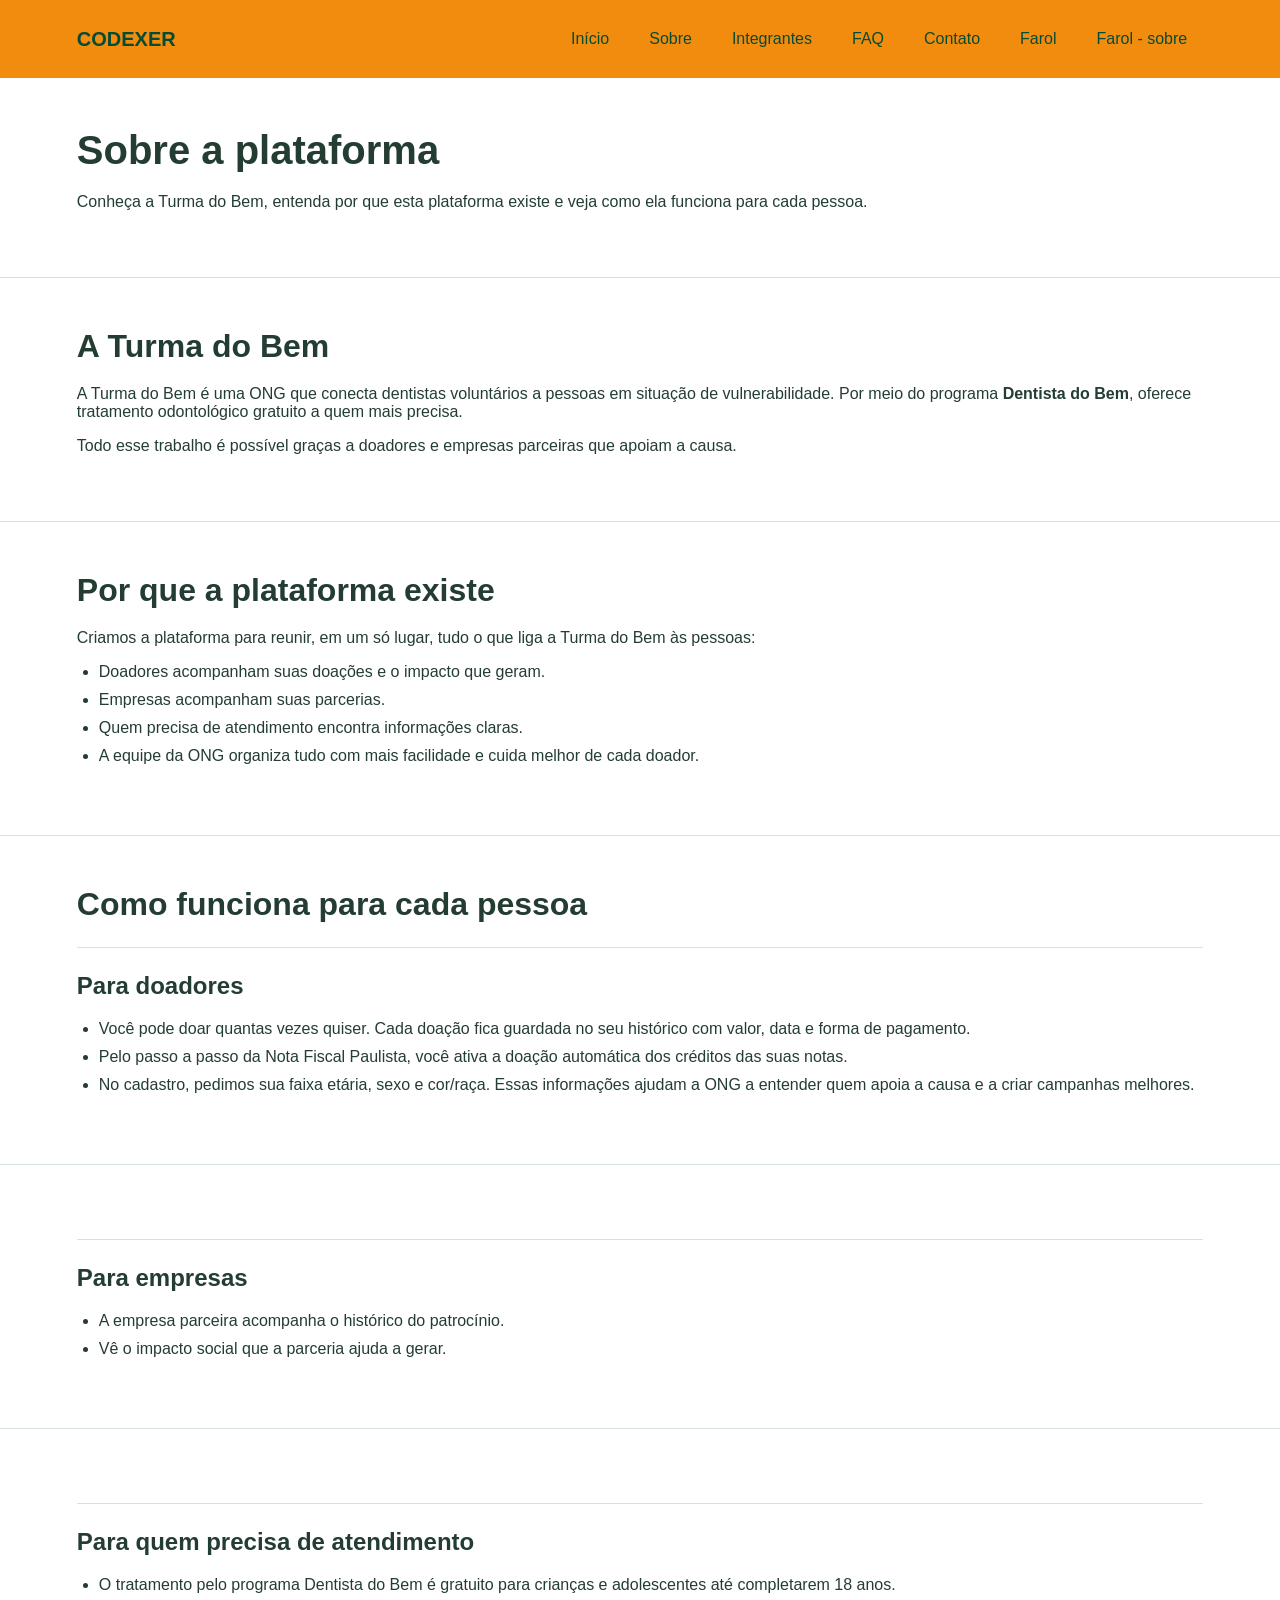
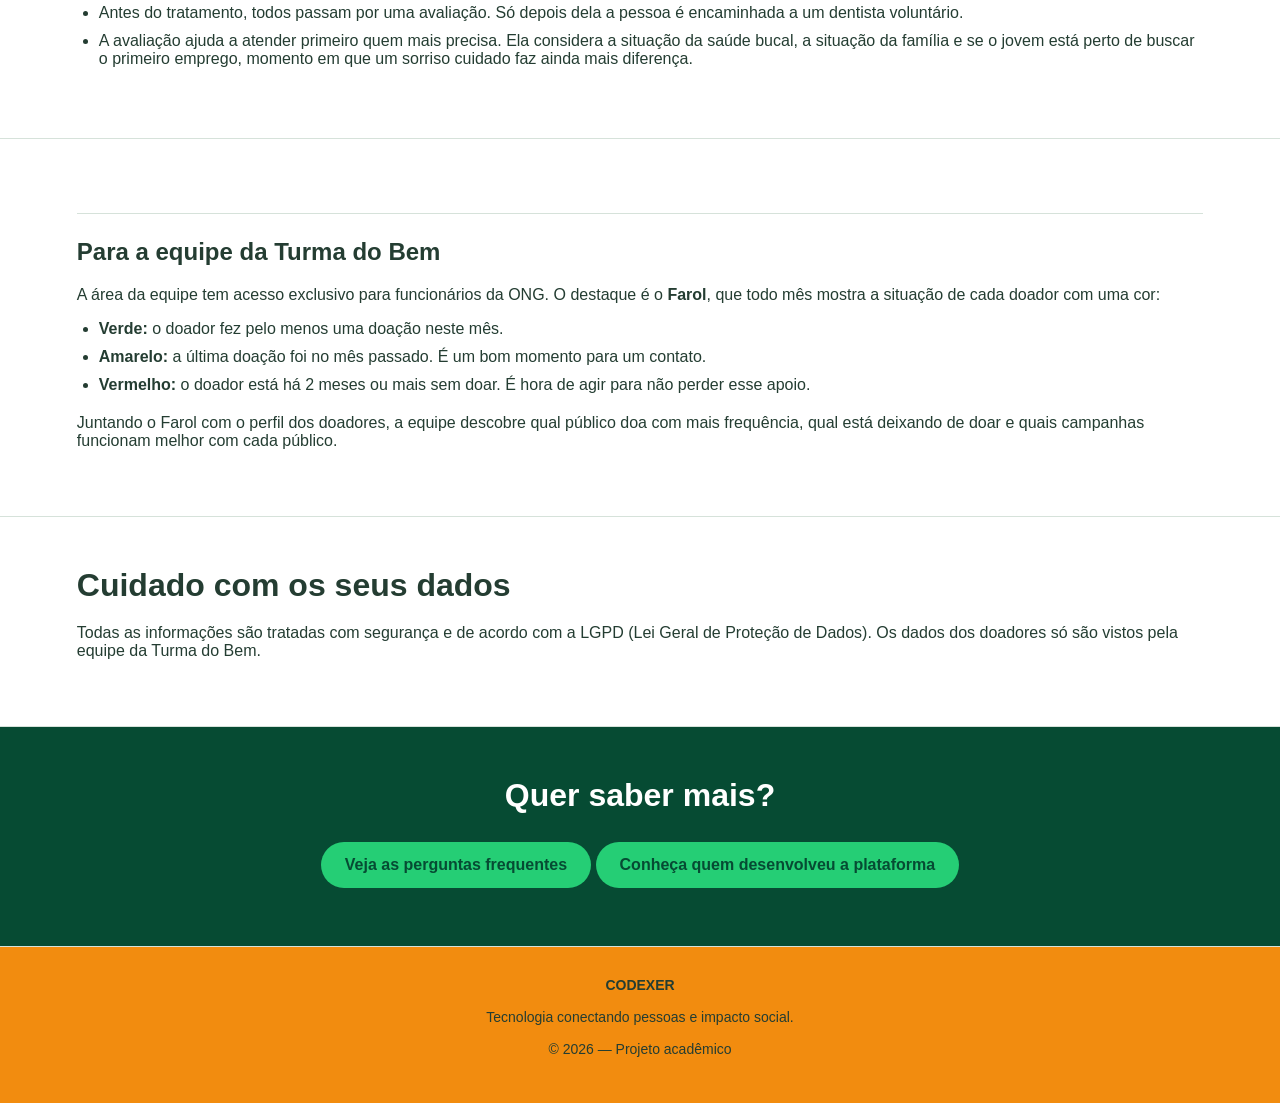
<file: sobre.html>
<!DOCTYPE html>
<html lang="pt-br">
    <head>
        <meta charset="UTF-8">
        <meta name="viewport" content="width=device-width, initial-scale=1.0">
        <link rel="stylesheet" href="css/style.css">
        <title>Sobre | CODEXER</title>
    </head>
    <body>
        <header>
            <a class="marca" href="index.html">CODEXER</a>
            <nav>
                <ul>
                    <!--Links de navegação para todas as páginas do projeto-->
                    <li><a href="index.html">Início</a></li>
                    <li><a href="sobre.html">Sobre</a></li>
                    <li><a href="integrantes.html">Integrantes</a></li>
                    <li><a href="faq.html">FAQ</a></li>
                    <li><a href="contato.html">Contato</a></li>
                    <li><a href="farol.html">Farol</a></li>
                    <li><a href="funcionamento-farol.html">Farol - sobre</a></li>
                </ul>
            </nav>
        </header>
        <main>
            <section id="faq-geral" class="apresentacao">
                <h1>Sobre a plataforma</h1>
                <p>Conheça a Turma do Bem, entenda por que esta plataforma existe e veja como ela funciona para cada pessoa.</p>
            </section>

            <!-- Explicação do que é a Turma do bem-->
            <section>
                <h2>A Turma do Bem</h2>
                <p>A Turma do Bem é uma ONG que conecta dentistas voluntários a pessoas em situação de vulnerabilidade. Por meio do programa <strong>Dentista do Bem</strong>, oferece tratamento odontológico gratuito a quem mais precisa.</p>
                <p>Todo esse trabalho é possível graças a doadores e empresas parceiras que apoiam a causa.</p>
            </section>

            <!-- Explicação do intuito da criação do projeto-->
            <section>
                <h2>Por que a plataforma existe</h2>
                <p>Criamos a plataforma para reunir, em um só lugar, tudo o que liga a Turma do Bem às pessoas:</p>
                <ul>
                    <li>Doadores acompanham suas doações e o impacto que geram.</li>
                    <li>Empresas acompanham suas parcerias.</li>
                    <li>Quem precisa de atendimento encontra informações claras.</li>
                    <li>A equipe da ONG organiza tudo com mais facilidade e cuida melhor de cada doador.</li>
                </ul>
            </section>

            <section id="como-funciona-equipe">
                <!--Explicação de qual as funcionalidades para cada público-->
                <h2>Como funciona para cada pessoa</h2>
                <article id="faq-doadores">
                    <h3>Para doadores</h3>
                    <ul>
                        <li>Você pode doar quantas vezes quiser. Cada doação fica guardada no seu histórico com valor, data e forma de pagamento.</li>
                        <li>Pelo passo a passo da Nota Fiscal Paulista, você ativa a doação automática dos créditos das suas notas.</li>
                        <li>No cadastro, pedimos sua faixa etária, sexo e cor/raça. Essas informações ajudam a ONG a entender quem apoia a causa e a criar campanhas melhores.</li>
                    </ul>
                </article>
            </section>
            
            <section>
                <article id="faq-empresas">
                    <h3>Para empresas</h3>
                    <ul>
                        <li>A empresa parceira acompanha o histórico do patrocínio.</li>
                        <li>Vê o impacto social que a parceria ajuda a gerar.</li>
                    </ul>
                </article>
            </section>

            <section>
                <article id="faq-beneficiarios">
                    <h3>Para quem precisa de atendimento</h3>
                    <ul>
                        <li>O tratamento pelo programa Dentista do Bem é gratuito para crianças e adolescentes até completarem 18 anos.</li>
                        <li>Antes do tratamento, todos passam por uma avaliação. Só depois dela a pessoa é encaminhada a um dentista voluntário.</li>
                        <li>A avaliação ajuda a atender primeiro quem mais precisa. Ela considera a situação da saúde bucal, a situação da família e se o jovem está perto de buscar o primeiro emprego, momento em que um sorriso cuidado faz ainda mais diferença.</li>
                    </ul>
                </article>
            </section>

            <section>
                <article id="faq-equipe">
                    <h3>Para a equipe da Turma do Bem</h3>
                    <p>A área da equipe tem acesso exclusivo para funcionários da ONG. O destaque é o <strong>Farol</strong>, que todo mês mostra a situação de cada doador com uma cor:</p>
                    <ul>
                        <li><strong>Verde:</strong> o doador fez pelo menos uma doação neste mês.</li>
                        <li><strong>Amarelo:</strong> a última doação foi no mês passado. É um bom momento para um contato.</li>
                        <li><strong>Vermelho:</strong> o doador está há 2 meses ou mais sem doar. É hora de agir para não perder esse apoio.</li>
                    </ul>
                    <p>Juntando o Farol com o perfil dos doadores, a equipe descobre qual público doa com mais frequência, qual está deixando de doar e quais campanhas funcionam melhor com cada público.</p>
                </article>
            </section>

            <!-- Esclarecimento para que os usuários entendam que as informações compartilhadas
                 são confidenciais-->
            <section>
                <h2>Cuidado com os seus dados</h2>
                <p>Todas as informações são tratadas com segurança e de acordo com a LGPD (Lei Geral de Proteção de Dados). Os dados dos doadores só são vistos pela equipe da Turma do Bem.</p>
            </section>

            <!-- Links para as tirar dúvidas no faq e ver os integrantes que desenvolveram o projeto -->
            <section class="container">
                <h2>Quer saber mais?</h2>
                <a class="botao" href="faq.html">Veja as perguntas frequentes</a>
                <a class="botao" href="integrantes.html">Conheça quem desenvolveu a plataforma</a>
            </section>
        </main>

        <!-- Rodapé, igual em todas as páginas -->
        <footer>
            <p><strong>CODEXER</strong></p>
            <p>Tecnologia conectando pessoas e impacto social.</p>
            <p>© 2026 — Projeto acadêmico</p>
        </footer>
    </body>
</html>
</file>
<file: css/style.css>
/* Estilo geral da página*/
* {
    box-sizing: border-box;
    margin: 0;
    padding: 0;
}

img {
    display: block;
    max-width: 100%;
    height: auto;
}
 
body {
    font-family: Arial, Helvetica, sans-serif;
    background-color: #ffffff;
    color: #243d32;
    font-size: 16px;
}

p, li, a {
    overflow-wrap: break-word;
}
 
a {
    color: #064b33;
}
 
h1, h2, h3 {
    margin-bottom: 20px;
}
 
h1 {
    font-size: 40px;
}
 
h2 {
    font-size: 32px;
}
 
h3 {
    font-size: 24px;
}
 
p {
    margin-bottom: 16px;
}
 
/* Cabeçalho */
header {
    display: flex;
    flex-wrap: wrap;
    justify-content: space-between;
    align-items: center;
    gap: 20px;
    padding: 20px 6%;
    background-color: #F28C0F;
    
}
 
.marca {
    font-size: 20px;
    font-weight: bold;
    text-decoration: none;
}


nav ul {
    display: flex;
    flex-wrap: wrap;
    gap: 8px;
    list-style: none;
}
 
nav a {
    display: block;
    padding: 10px 16px;
    border-radius: 30px;
    text-decoration: none;
}
 
/* Páginas */
main {
    max-width: 1440px;
    margin: 0 auto;
}
 
section {
    padding: 50px 6%;
    border-bottom: 1px solid #d6e2da;
}
 
section ul {
    padding-left: 22px;
    margin-bottom: 20px;
}
 
section li {
    margin-bottom: 10px;
}
 
article {
    margin-top: 24px;
    padding-top: 24px;
    border-top: 1px solid #d6e2da;
}
 
.container {
    background-color: #064b33;
    color: #ffffff;
    text-align: center;
}
 
.texto-apresentacao {
    width: 560px;
    max-width: 100%;
    margin: 0 auto;
}
 
.botao {
    display: inline-block;
    margin: 8px 0;
    padding: 14px 24px;
    border-radius: 30px;
    background-color: #25ce75;
    color: #064b33;
    font-weight: bold;
    text-decoration: none;
}

.botao:hover {
    transform: scale(1.05);
}
 
.link-sobre {
    display: inline-block;
    margin: 12px;
    color: #ffffff;
    text-decoration: none;
}
 
.citacao {
    font-size: 14px;
    font-weight: bold;
}
 
.blocos {
    display: grid;
    grid-template-columns: repeat(4, minmax(0, 1fr));
    gap: 20px;
    width: 100%;
    padding: 0;
    margin: 24px 0;
    list-style: none;
}
 
.blocos li {
    width: auto;
    max-width: 100%;
    min-width: 0;
    margin: 0;
    padding: 24px;
    border-radius: 16px;
    background-color: #f3f6f4;
}
 
.blocos a {
    text-decoration: none;
}

.blocos li:hover {
    transform: scale(1.05);
}

.fundo {
    background-color: #e5f6ec;
}
 
.atalhos {
    display: flex;
    flex-wrap: wrap;
    gap: 20px;
    padding: 0;
    margin: 24px 0;
    list-style: none;
}
 
.bloco-integrante {
    list-style: none;
    margin: 0;
    padding: 0 20px;
    display: flex;
    justify-content: center;
    flex-wrap: wrap;
    gap: 10px;
}
 
.bloco-integrante li {
  width: 260px;
  padding: 30px 20px;
  background: #f3f5f4;
  border-radius: 16px;
  text-align: center;
  transition: transform 0.2s, box-shadow 0.2s;
}

.bloco-integrante li:hover {
    transform: scale(1.05);
}
 
.integrante {
    display: flex;
    align-items: center;
    justify-content: center;
    width: 90px;
    height: 90px;
    object-fit: cover;
    margin: 0 auto 20px;
    border-radius: 50%;
    background-color: #25ce75;
    color: #064b33;
    font-size: 26px;
    font-weight: bold;
}
 
.integrante-contato {
    background-color: #064b33;
    color: #ffffff;
    text-align: center;
}
 
.chamada {
    background-color: #064b33;
    color: #ffffff;
    text-align: center;
}

.verde{
    color: #008000;
}

.amarelo {
    color: #ffd700;
}

.vermelho {
    color: #dc143c;
}
 
footer {
    padding: 30px 6%;
    text-align: center;
    font-size: 14px;
    background-color: #F28C0F;
}

/* Formulário da página de contato */
.formulario-contato {
    max-width: 600px;
    margin: 20px 0;
}

.formulario-contato .campo {
    display: flex;
    flex-direction: column;
    margin-bottom: 15px;
}

.formulario-contato label {
    margin-bottom: 5px;
    font-weight: bold;
}

.formulario-contato button {
    padding: 5px 20px;
    border: none;
    border-radius: 5px;
    font-size: 16px;
}

/* Tablet */

@media (max-width: 768px) {

    h1 {
        font-size: 32px;
    }

    h2 {
        font-size: 26px;
    }

    h3 {
        font-size: 22px;
    }

    p {
        margin-bottom: 15px;
    }

    header {
        flex-direction: column;
        text-align: center;
        padding: 20px 4%;
    }

    nav ul {
        justify-content: center;
    }

    .blocos {
        grid-template-columns: repeat(2, minmax(0, 1fr));
    }

    .blocos li {
        width: 100%;
    }

    .bloco-integrante {
        display: grid;
        grid-template-columns: repeat(2, minmax(0, 1fr));
        gap: 16px;
    }

    .bloco-integrante li {
        width: 100%;
    }
}

/* Celular */

@media (max-width: 480px) {

    h1 {
        font-size: 26px;
    }

    h2 {
        font-size: 22px;
    }

    h3 {
        font-size: 19px;
    }

    p {
        margin-bottom: 14px;
    }

    header {
        flex-direction: column;
        text-align: center;
        padding: 20px 2%;
    }

    nav ul {
        align-items: center;
    }

    .blocos {
        grid-template-columns: 1fr;
    }

    .blocos li {
        width: 100%;
    }

    .bloco-integrante {
        display: grid;
        grid-template-columns: 1fr;
        gap: 16px;
    }

    .bloco-integrante li {
        width: 100%;
    }
}
</file>
